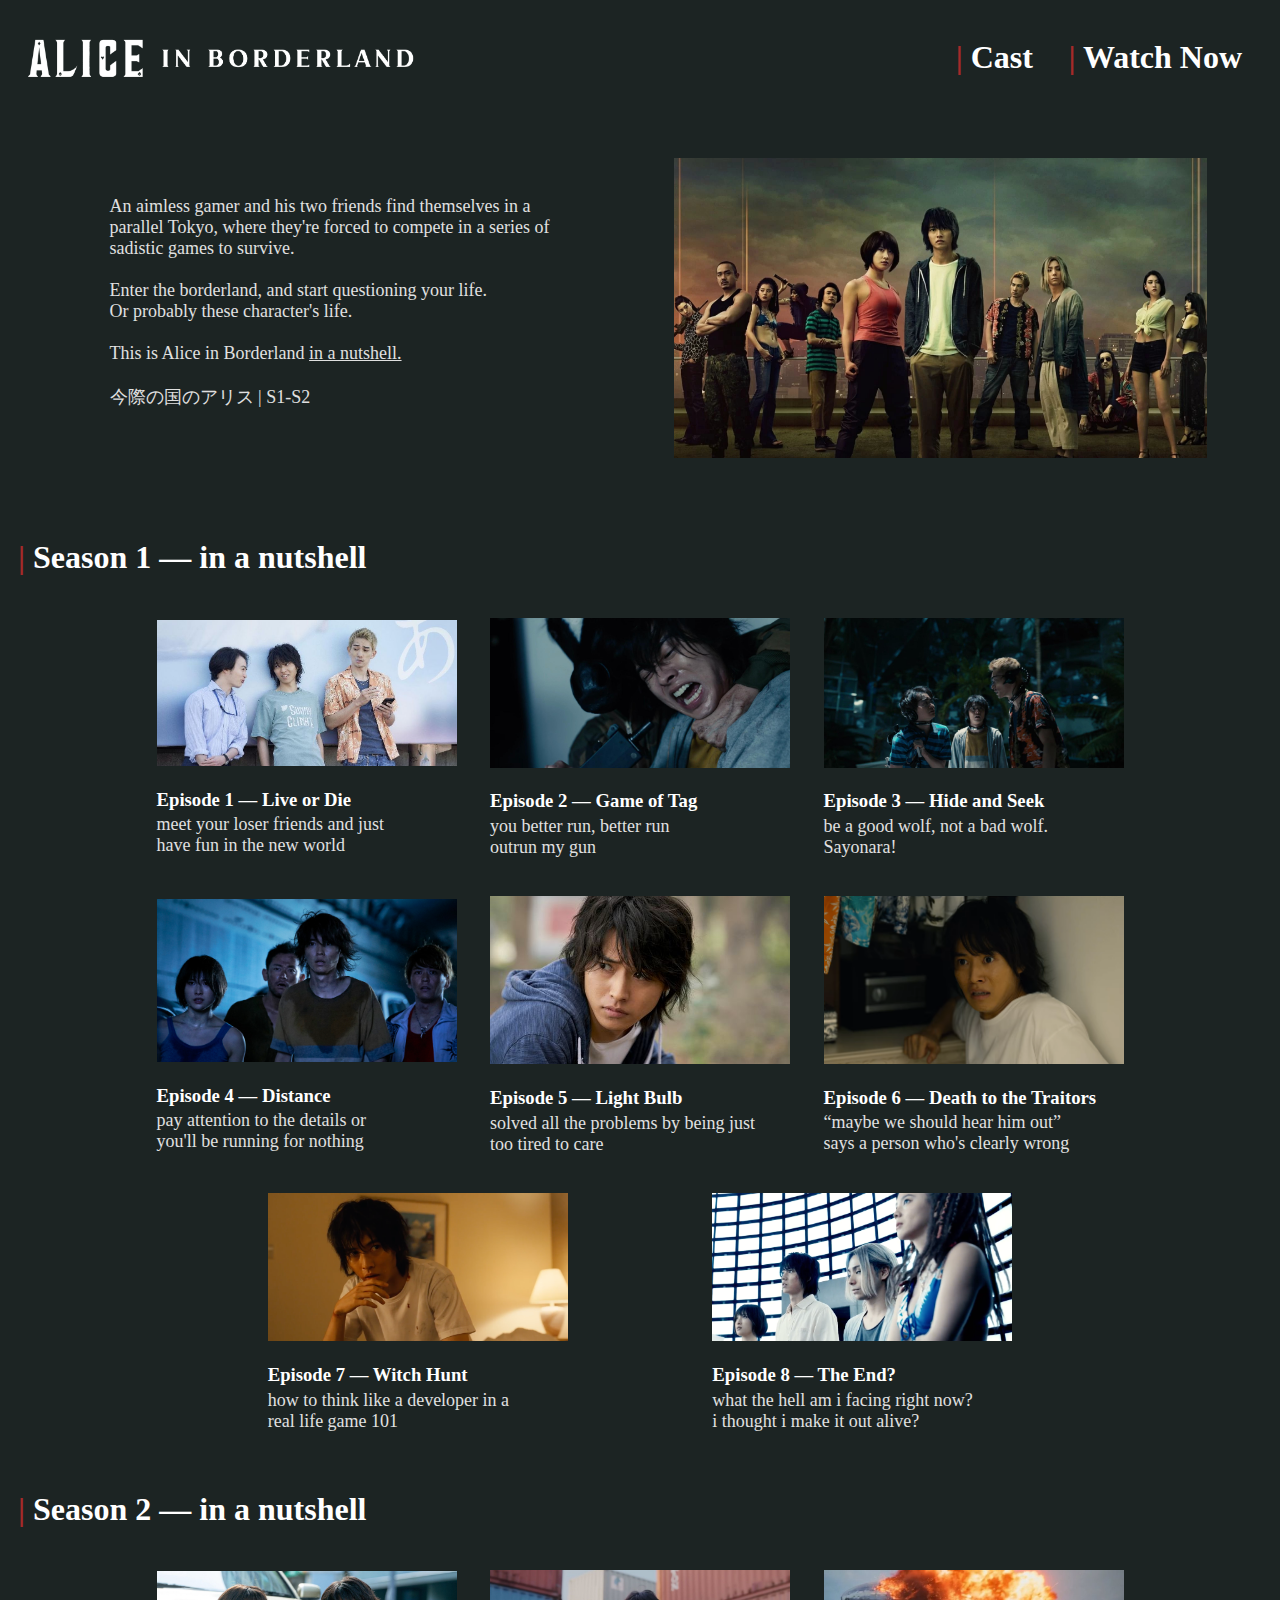
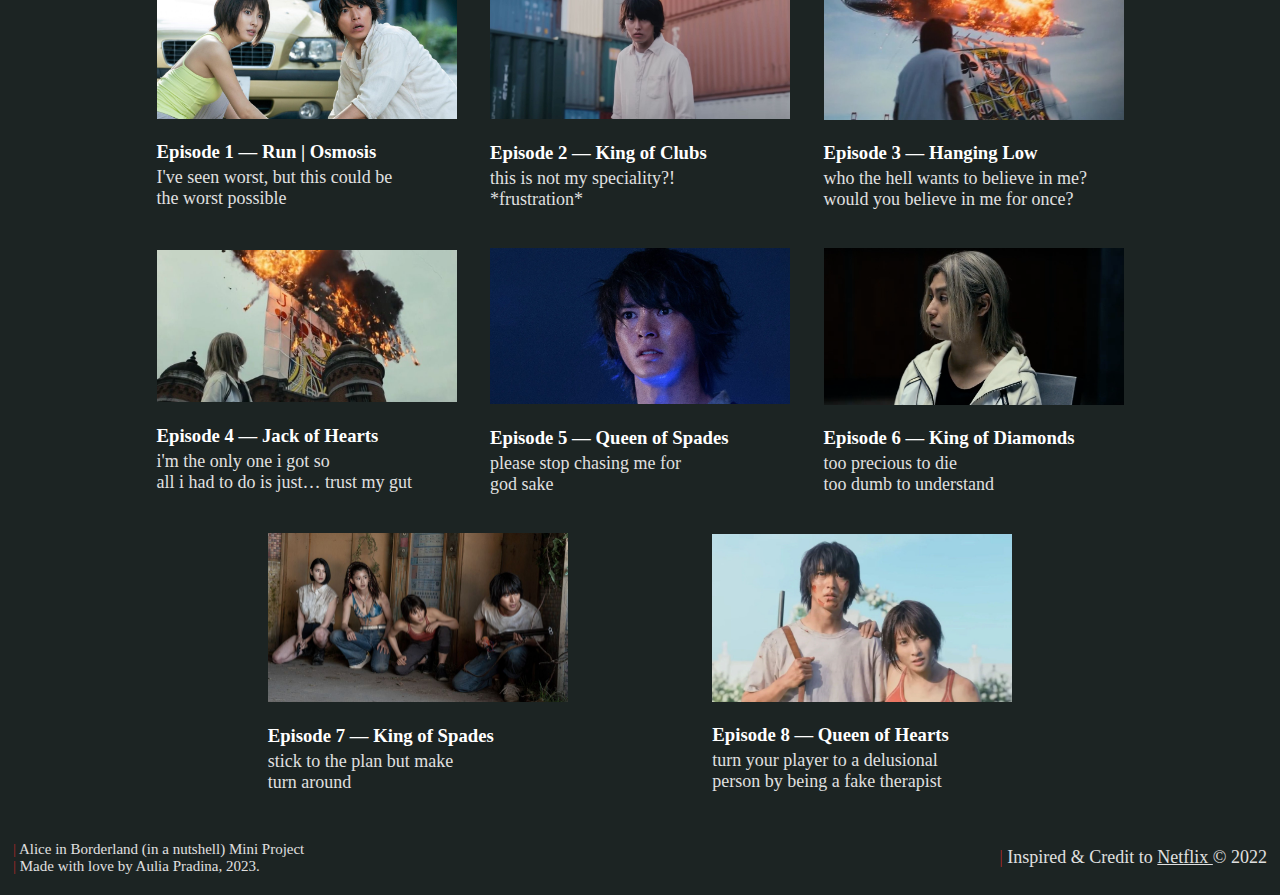
<file: index.html>
<!-- Aulia Pradina, January 28th - 29th 2023-->
<!-- Alice in Borderland (in a nusthell) Mini Project-->
<!-- Sorry, this page isn't responsive yet T_____T-->

<!DOCTYPE html>
<html>
    <head>
        <meta charset="UTF-8" />
        <meta http-equiv="X-UA-Compatible" content="IE=edge" />
        <meta name="viewport" content="width=device-width, initial-scale=1.0" />
        <!-- My CSS -->
        <link rel="stylesheet" href="assets/css/style.css" />
        <title>Alice in Borderland (in a nutshell)</title>
        <link rel="icon" type="image/x-icon" href="assets/img/aib-icon.ico" />
    </head>
    <body>
        <!-- Navbar Header -->
        <header class="header">
            <nav class="nav">
                <!-- Logo -->
                <img src="assets/img/logo.png" alt="logo aib" class="logo" />
                <!-- URL -->
                <div class="link">
                    <!-- Go to Cast Page-->
                    <a href="assets/html/cast.html" class="link">
                        <h1>
                            <span style="color: brown">| </span>
                            Cast
                        </h1>
                    </a>
                    <!-- Redirect to Watch on Netflix -->
                    <a
                        href="https://www.netflix.com/id/title/80200575"
                        class="link"
                    >
                        <h1>
                            <span style="color: brown">| </span>
                            Watch Now
                        </h1>
                    </a>
                </div>
            </nav>
        </header>
        <!-- Brief Explanation of Alice in Borderland -->
        <main class="main">
            <section class="info">
                <!-- Left side-->
                <div class="left">
                    <p>
                        An aimless gamer and his two friends find themselves in
                        a parallel Tokyo, where they're forced to compete in a
                        series of sadistic games to survive.
                        <br />
                        <br />
                        Enter the borderland, and start questioning your life.
                        <br />
                        Or probably these character's life.
                        <br />
                        <br />This is Alice in Borderland
                        <u> in a nutshell. </u>
                        <br />
                        <br />
                        今際の国のアリス | S1-S2
                    </p>
                </div>
                <!-- Right side-->
                <div class="right">
                    <img src="assets/img/header.jpeg" alt="" class="poster" />
                </div>
            </section>
        </main>
        <!-- Header Title of Season 1 -->
        <header class="header">
            <h1>
                <span style="color: brown">| </span> Season 1 — in a nutshell
            </h1>
        </header>
        <!-- Cards of Episodes in Season 1  -->
        <!-- Each row contain 3 & 2 cards at the end-->
        <div class="card-wrapper">
            <div class="row">
                <div class="card">
                    <img
                        src="assets/img/s1e1.jpeg"
                        alt=""
                        class="episode-card"
                    />
                    <div class="card-title">
                        <h3>Episode 1 — Live or Die</h3>
                        <div class="card-info">
                            <p>
                                meet your loser friends and just
                                <br />
                                have fun in the new world
                            </p>
                        </div>
                    </div>
                </div>
                <div class="card">
                    <img
                        src="assets/img/s1e2-1.jpg"
                        alt=""
                        class="episode-card"
                    />
                    <div class="card-title">
                        <h3>Episode 2 — Game of Tag</h3>
                        <div class="card-info">
                            <p>
                                you better run, better run
                                <br />
                                outrun my gun
                            </p>
                        </div>
                    </div>
                </div>
                <div class="card">
                    <img
                        src="assets/img/s1e3-1.jpg"
                        alt=""
                        class="episode-card"
                    />
                    <div class="card-title">
                        <h3>Episode 3 — Hide and Seek</h3>
                        <div class="card-info">
                            <p>
                                be a good wolf, not a bad wolf.
                                <br />
                                Sayonara!
                            </p>
                        </div>
                    </div>
                </div>
            </div>
            <div class="row">
                <div class="card">
                    <img
                        src="assets/img/s1e4.jpeg"
                        alt=""
                        class="episode-card"
                    />
                    <div class="card-title">
                        <h3>Episode 4 — Distance</h3>
                        <div class="card-info">
                            <p>
                                pay attention to the details or <br />
                                you'll be running for nothing
                            </p>
                        </div>
                    </div>
                </div>
                <div class="card">
                    <img
                        src="assets/img/s1e5.png"
                        alt=""
                        class="episode-card"
                    />
                    <div class="card-title">
                        <h3>Episode 5 — Light Bulb</h3>
                        <div class="card-info">
                            <p>
                                solved all the problems by being just
                                <br />
                                too tired to care
                            </p>
                        </div>
                    </div>
                </div>
                <div class="card">
                    <img
                        src="assets/img/s1e6.png"
                        alt=""
                        class="episode-card"
                    />
                    <div class="card-title">
                        <h3>Episode 6 — Death to the Traitors</h3>
                        <div class="card-info">
                            <p>
                                “maybe we should hear him out”
                                <br />
                                says a person who's clearly wrong
                            </p>
                        </div>
                    </div>
                </div>
            </div>
            <div class="row">
                <div class="card">
                    <img
                        src="assets/img/s1e7.png"
                        alt=""
                        class="episode-card"
                    />
                    <div class="card-title">
                        <h3>Episode 7 — Witch Hunt</h3>
                        <div class="card-info">
                            <p>
                                how to think like a developer in a
                                <br />
                                real life game 101
                            </p>
                        </div>
                    </div>
                </div>
                <div class="card">
                    <img
                        src="assets/img/s1e8.png"
                        alt=""
                        class="episode-card"
                    />
                    <div class="card-title">
                        <h3>Episode 8 — The End?</h3>
                        <div class="card-info">
                            <p>
                                what the hell am i facing right now?
                                <br />
                                i thought i make it out alive?
                            </p>
                        </div>
                    </div>
                </div>
            </div>
        </div>
        <!-- Header Title of Season 2 -->
        <header class="header">
            <h1>
                <span style="color: brown">| </span> Season 2 — in a nutshell
            </h1>
        </header>
        <!-- Cards of Episodes in Season 2  -->
        <!-- Each row contain 3 & 2 cards at the end -->
        <div class="card-wrapper">
            <div class="row">
                <div class="card">
                    <img
                        src="assets/img/s2e1.jpeg"
                        alt=""
                        class="episode-card"
                    />
                    <div class="card-title">
                        <h3>Episode 1 — Run | Osmosis</h3>
                        <div class="card-info">
                            <p>
                                I've seen worst, but this could be
                                <br />
                                the worst possible
                            </p>
                        </div>
                    </div>
                </div>
                <div class="card">
                    <img
                        src="assets/img/s2e2.jpeg"
                        alt=""
                        class="episode-card"
                    />
                    <div class="card-title">
                        <h3>Episode 2 — King of Clubs</h3>
                        <div class="card-info">
                            <p>
                                this is not my speciality?!
                                <br />
                                *frustration*
                            </p>
                        </div>
                    </div>
                </div>
                <div class="card">
                    <img
                        src="assets/img/s2e3.jpeg"
                        alt=""
                        class="episode-card"
                    />
                    <div class="card-title">
                        <h3>
                            Episode 3 — Hanging Low
                            <br />
                        </h3>
                        <div class="card-info">
                            <p>
                                who the hell wants to believe in me?
                                <br />
                                would you believe in me for once?
                            </p>
                        </div>
                    </div>
                </div>
            </div>
            <div class="row">
                <div class="card">
                    <img
                        src="assets/img/s2e4.jpeg"
                        alt=""
                        class="episode-card"
                    />
                    <div class="card-title">
                        <h3>Episode 4 — Jack of Hearts</h3>
                        <div class="card-info">
                            <p>
                                i'm the only one i got so <br />all i had to do
                                is just… trust my gut
                            </p>
                        </div>
                    </div>
                </div>
                <div class="card">
                    <img
                        src="assets/img/s2e5.jpeg"
                        alt=""
                        class="episode-card"
                    />
                    <div class="card-title">
                        <h3>Episode 5 — Queen of Spades</h3>
                        <div class="card-info">
                            <p>
                                please stop chasing me for
                                <br />
                                god sake
                            </p>
                        </div>
                    </div>
                </div>
                <div class="card">
                    <img
                        src="assets/img/s2e6.png"
                        alt=""
                        class="episode-card"
                    />
                    <div class="card-title">
                        <h3>
                            Episode 6 — King of Diamonds
                            <br />
                        </h3>
                        <div class="card-info">
                            <p>
                                too precious to die
                                <br />
                                too dumb to understand
                            </p>
                        </div>
                    </div>
                </div>
            </div>
            <div class="row">
                <div class="card">
                    <img
                        src="assets/img/s2e7.png"
                        alt=""
                        class="episode-card"
                    />
                    <div class="card-title">
                        <h3>Episode 7 — King of Spades</h3>
                        <div class="card-info">
                            <p>
                                stick to the plan but make
                                <br />
                                turn around
                            </p>
                        </div>
                    </div>
                </div>
                <div class="card">
                    <img
                        src="assets/img/s2e8.jpeg"
                        alt=""
                        class="episode-card"
                    />
                    <div class="card-title">
                        <h3>Episode 8 — Queen of Hearts</h3>
                        <div class="card-info">
                            <p>
                                turn your player to a delusional <br />
                                person by being a fake therapist
                            </p>
                        </div>
                    </div>
                </div>
            </div>
        </div>
        <!-- Footer -->
        <footer class="footer">
            <p style="font-size: 15px">
                <span style="color: brown">| </span>
                Alice in Borderland (in a nutshell) Mini Project
                <br />
                <span style="color: brown">| </span>
                Made with love by Aulia Pradina, 2023.
            </p>
            <p>
                <span style="color: brown">| </span>
                Inspired & Credit to <u> Netflix </u> © 2022
            </p>
        </footer>
    </body>
</html>
</file>
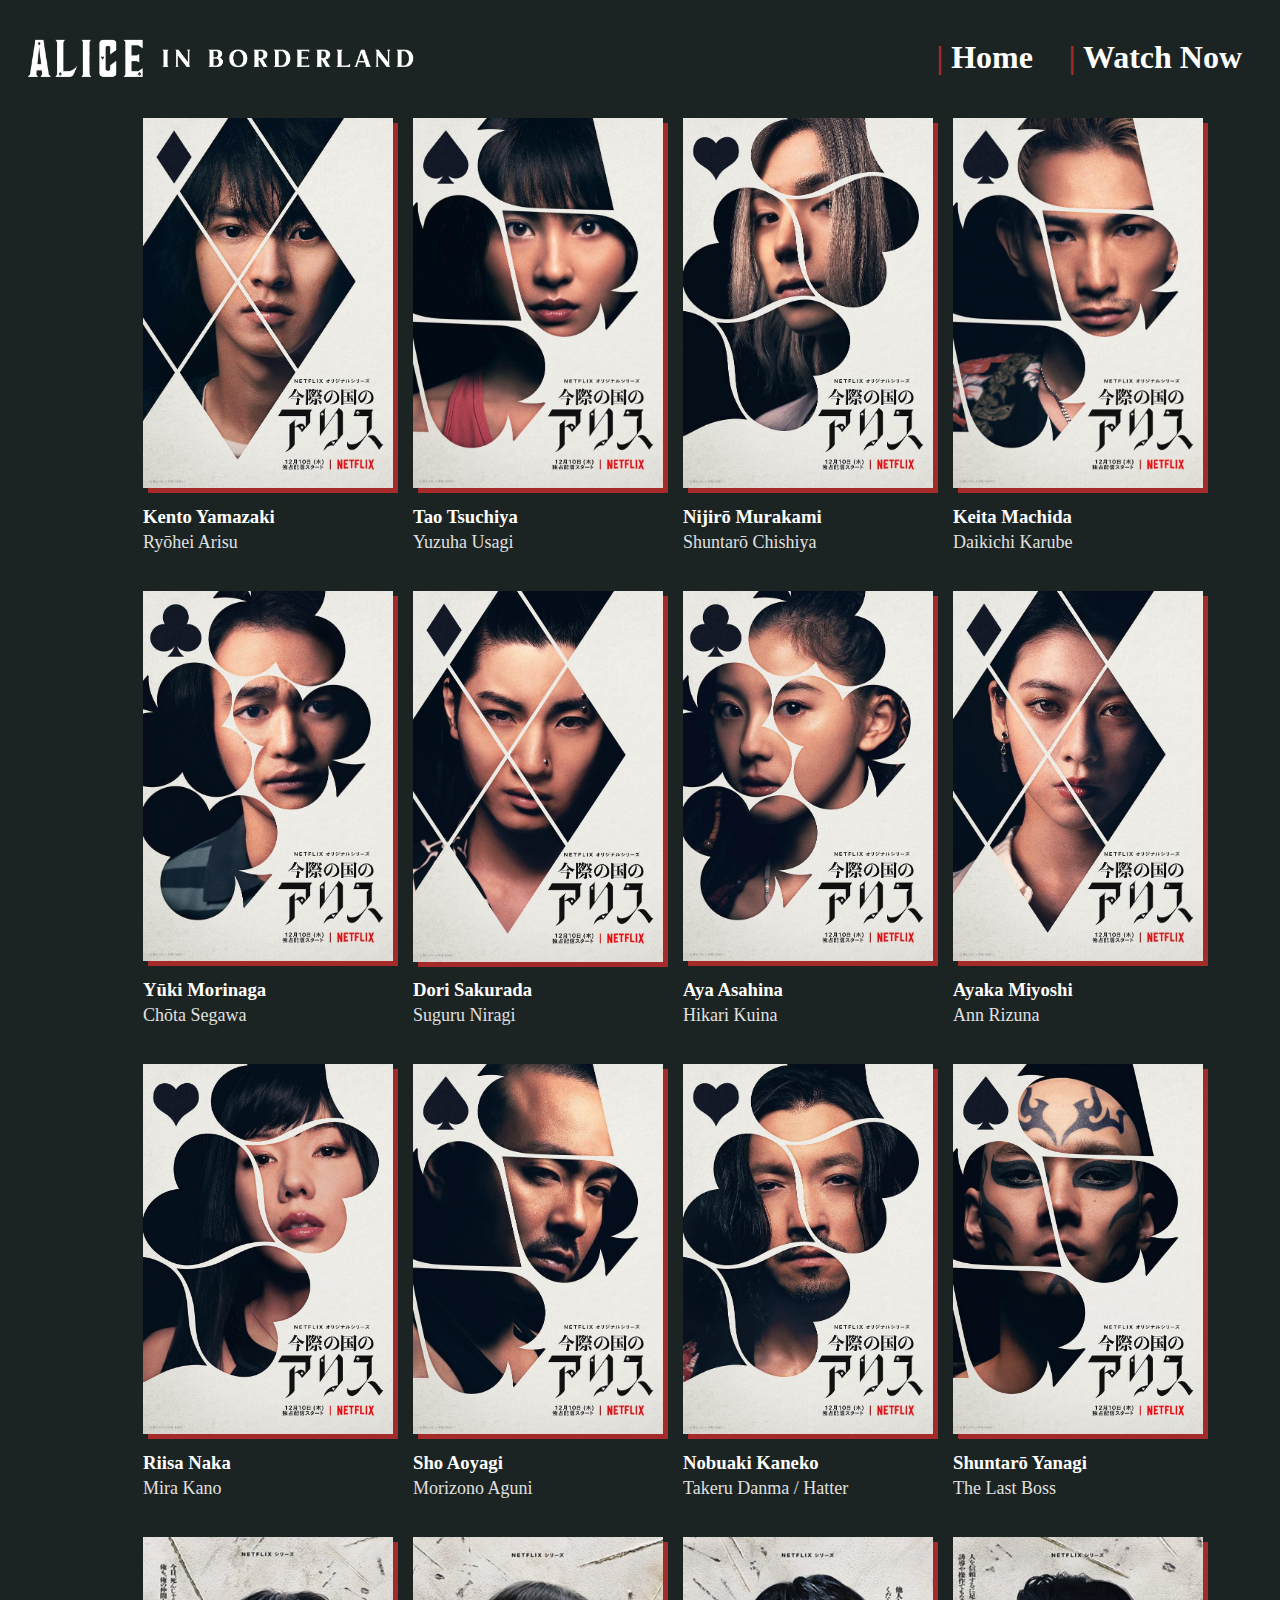
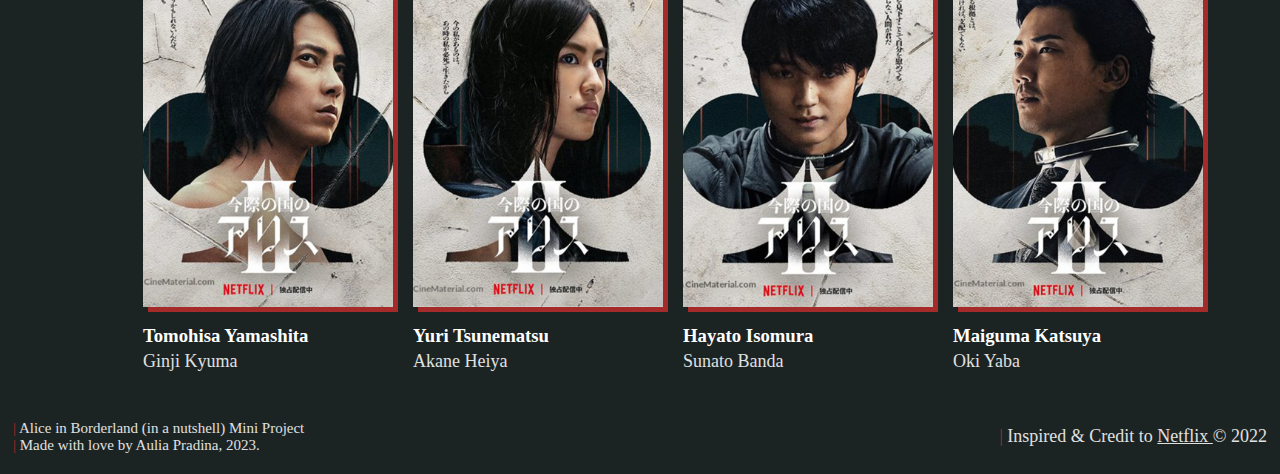
<file: assets/html/cast.html>
<!-- Aulia Pradina, 28 - 29th January 2023-->
<!-- Alice in Borderland (in a nusthell) Mini Project-->
<!-- Sorry, this page also isn't responsive yet T_____T -->

<!DOCTYPE html>
<html>
    <head>
        <meta charset="UTF-8" />
        <meta http-equiv="X-UA-Compatible" content="IE=edge" />
        <meta name="viewport" content="width=device-width, initial-scale=1.0" />

        <!-- My CSS -->
        <link rel="stylesheet" href="../css/style.css" />
        <title>Cast of Alice in Borderland</title>
        <link rel="icon" type="image/x-icon" href="../img/aib-icon.ico" />
    </head>
    <body>
        <!-- Navbar Header -->
        <header class="header">
            <nav class="nav">
                <!-- Logo -->
                <img src="../img/logo.png" alt="logo aib" class="logo" />
                <!-- URL -->
                <div class="link">
                    <!-- Go back to Homepage-->
                    <a href="../../index.html" class="link">
                        <h1>
                            <span style="color: brown">| </span>
                            Home
                        </h1>
                    </a>
                    <!-- Redirect to Watch on Netflix-->
                    <a
                        href="https://www.netflix.com/id/title/80200575"
                        class="link"
                    >
                        <h1>
                            <span style="color: brown">| </span>
                            Watch Now
                        </h1>
                    </a>
                </div>
            </nav>
        </header>
        <!-- Cards of the Cast -->
        <!-- Each row contain 4 cards-->
        <div class="card-wrapper">
            <div class="row">
                <div class="card">
                    <img
                        src="../img/arisu_ryohei.jpeg"
                        alt=""
                        class="cast-card"
                    />
                    <div class="card-title-cast">
                        <h3>Kento Yamazaki</h3>
                        <div class="card-info">
                            <p>Ryōhei Arisu</p>
                        </div>
                    </div>
                </div>
                <div class="card">
                    <img src="../img/usagi.jpeg" alt="" class="cast-card" />
                    <div class="card-title-cast">
                        <h3>Tao Tsuchiya</h3>
                        <div class="card-info">
                            <p>Yuzuha Usagi</p>
                        </div>
                    </div>
                </div>
                <div class="card">
                    <img src="../img/chisiya.jpeg" alt="" class="cast-card" />
                    <div class="card-title-cast">
                        <h3>Nijirō Murakami</h3>
                        <div class="card-info">
                            <p>Shuntarō Chishiya</p>
                        </div>
                    </div>
                </div>
                <div class="card">
                    <img src="../img/karube.jpeg" alt="" class="cast-card" />
                    <div class="card-title-cast">
                        <h3>Keita Machida</h3>
                        <div class="card-info">
                            <p>Daikichi Karube</p>
                        </div>
                    </div>
                </div>
            </div>
        </div>
        <div class="card-wrapper">
            <div class="row">
                <div class="card">
                    <img src="../img/chota.jpeg" alt="" class="cast-card" />
                    <div class="card-title-cast">
                        <h3>Yūki Morinaga</h3>
                        <div class="card-info">
                            <p>Chōta Segawa</p>
                        </div>
                    </div>
                </div>
                <div class="card">
                    <img src="../img/niragi.jpeg" alt="" class="cast-card" />
                    <div class="card-title-cast">
                        <h3>Dori Sakurada</h3>
                        <div class="card-info">
                            <p>Suguru Niragi</p>
                        </div>
                    </div>
                </div>
                <div class="card">
                    <img src="../img/kuina.jpeg" alt="" class="cast-card" />
                    <div class="card-title-cast">
                        <h3>Aya Asahina</h3>
                        <div class="card-info">
                            <p>Hikari Kuina</p>
                        </div>
                    </div>
                </div>
                <div class="card">
                    <img src="../img/ann.jpeg" alt="" class="cast-card" />
                    <div class="card-title-cast">
                        <h3>Ayaka Miyoshi</h3>
                        <div class="card-info">
                            <p>Ann Rizuna</p>
                        </div>
                    </div>
                </div>
            </div>
        </div>
        <div class="card-wrapper">
            <div class="row">
                <div class="card">
                    <img src="../img/mira.jpeg" alt="" class="cast-card" />
                    <div class="card-title-cast">
                        <h3>Riisa Naka</h3>
                        <div class="card-info">
                            <p>Mira Kano</p>
                        </div>
                    </div>
                </div>
                <div class="card">
                    <img src="../img/aguni.jpeg" alt="" class="cast-card" />
                    <div class="card-title-cast">
                        <h3>Sho Aoyagi</h3>
                        <div class="card-info">
                            <p>Morizono Aguni</p>
                        </div>
                    </div>
                </div>
                <div class="card">
                    <img src="../img/hatter.jpeg" alt="" class="cast-card" />
                    <div class="card-title-cast">
                        <h3>Nobuaki Kaneko</h3>
                        <div class="card-info">
                            <p>Takeru Danma / Hatter</p>
                        </div>
                    </div>
                </div>
                <div class="card">
                    <img src="../img/last_boss.jpeg" alt="" class="cast-card" />
                    <div class="card-title-cast">
                        <h3>Shuntarō Yanagi</h3>
                        <div class="card-info">
                            <p>The Last Boss</p>
                        </div>
                    </div>
                </div>
            </div>
        </div>
        <div class="card-wrapper">
            <div class="row">
                <div class="card">
                    <img src="../img/kyuuma.jpg" alt="" class="cast-card" />
                    <div class="card-title-cast">
                        <h3>Tomohisa Yamashita</h3>
                        <div class="card-info">
                            <p>Ginji Kyuma</p>
                        </div>
                    </div>
                </div>
                <div class="card">
                    <img src="../img/heiya.jpg" alt="" class="cast-card" />
                    <div class="card-title-cast">
                        <h3>Yuri Tsunematsu</h3>
                        <div class="card-info">
                            <p>Akane Heiya</p>
                        </div>
                    </div>
                </div>
                <div class="card">
                    <img src="../img/banda.jpg" alt="" class="cast-card" />
                    <div class="card-title-cast">
                        <h3>Hayato Isomura</h3>
                        <div class="card-info">
                            <p>Sunato Banda</p>
                        </div>
                    </div>
                </div>
                <div class="card">
                    <img src="../img/okiyaba.jpg" alt="" class="cast-card" />
                    <div class="card-title-cast">
                        <h3>Maiguma Katsuya</h3>
                        <div class="card-info">
                            <p>Oki Yaba</p>
                        </div>
                    </div>
                </div>
            </div>
        </div>
        <!-- Footer -->
        <footer class="footer">
            <p style="font-size: 15px">
                <span style="color: brown">| </span>
                Alice in Borderland (in a nutshell) Mini Project
                <br />
                <span style="color: brown">| </span>
                Made with love by Aulia Pradina, 2023.
            </p>
            <p>
                <span style="color: brown">| </span>
                Inspired & Credit to <u> Netflix </u> © 2022
            </p>
        </footer>
    </body>
</html>
</file>
<file: assets/css/style.css>
/* Aulia Pradina, January 28th - 29th 2023 */
/* Alice in Borderland (in a nusthell) Mini Project */

html, body {
    font-family: 'Helvetica Neue', 'sans-serif';
    max-height: 100%;
    max-width: 100%; 
    background-color: #1C2423;
    box-sizing: border-box;
    overflow-x: hidden;
}

html, body, h1{
    color: #FFFFFF;
}

.header {
    padding: 10px;
    /* background-color: brown; */
}

.header .nav{
    width: 100%;
    margin: auto;
    display: flex;
    justify-content:space-between;
    align-items: center;
}

.header .nav .logo {
    padding-left: 10px;
    height: 40px;
}

.header .nav, a{
    text-decoration: none;
}

.header .nav, a > h1:hover{
    text-decoration: none;
    color: #dbdad9;
}


.header .nav .link {
    padding-right: 10px;
    width: 40%;
    display: flex;
    justify-content: flex-end;
}

.main{
    /* background-color: aquamarine; */
    width: 95%;
    margin: auto;
}

.main .info{
    height: 400px;
    display: flex;
    /* overflow: hidden; */
}

.main .info .left{
    width: 50%;
    padding: 70px;
    /* background-color: #6342e4; */
    display: flex;
    /* align-items: left; */
}

.main .info .right{
    width: 50%;
    /* background-color: azure; */
    display: flex;
    justify-content: center;
}

.main .info .right .poster{
    padding: 50px;
    height: 75%;
}

p {
    color: #E0E0E0;
    font-size: 18px;
}

.card {
    padding: 10px;
    text-align: center;
}

.container {
    width: 33%;
    padding: 0 10px;
    margin: auto;

}

.card-title{
    text-align: left;
}

.card-title-cast{
    margin-top: -5px;
    text-align: left;
}

.card-info p{
    margin-top: -15px;
    padding: 0 auto;
}

.row {
    display: flex;
    align-items: center;
    justify-content: space-evenly;
}

.episode-card {
    width: 300px;
    overflow: hidden;
}

.cast-card {
    width: 250px;
    overflow: hidden;
    box-shadow: 5px 5px brown;
}

.card-wrapper {
    margin-left: 125px;
    margin-right: 125px;
    padding: auto;
    /* background-color:brown; */
}

.footer {
    padding: 5px;
    display: flex;
    justify-content: space-between;
    align-items: center;    
}
</file>
